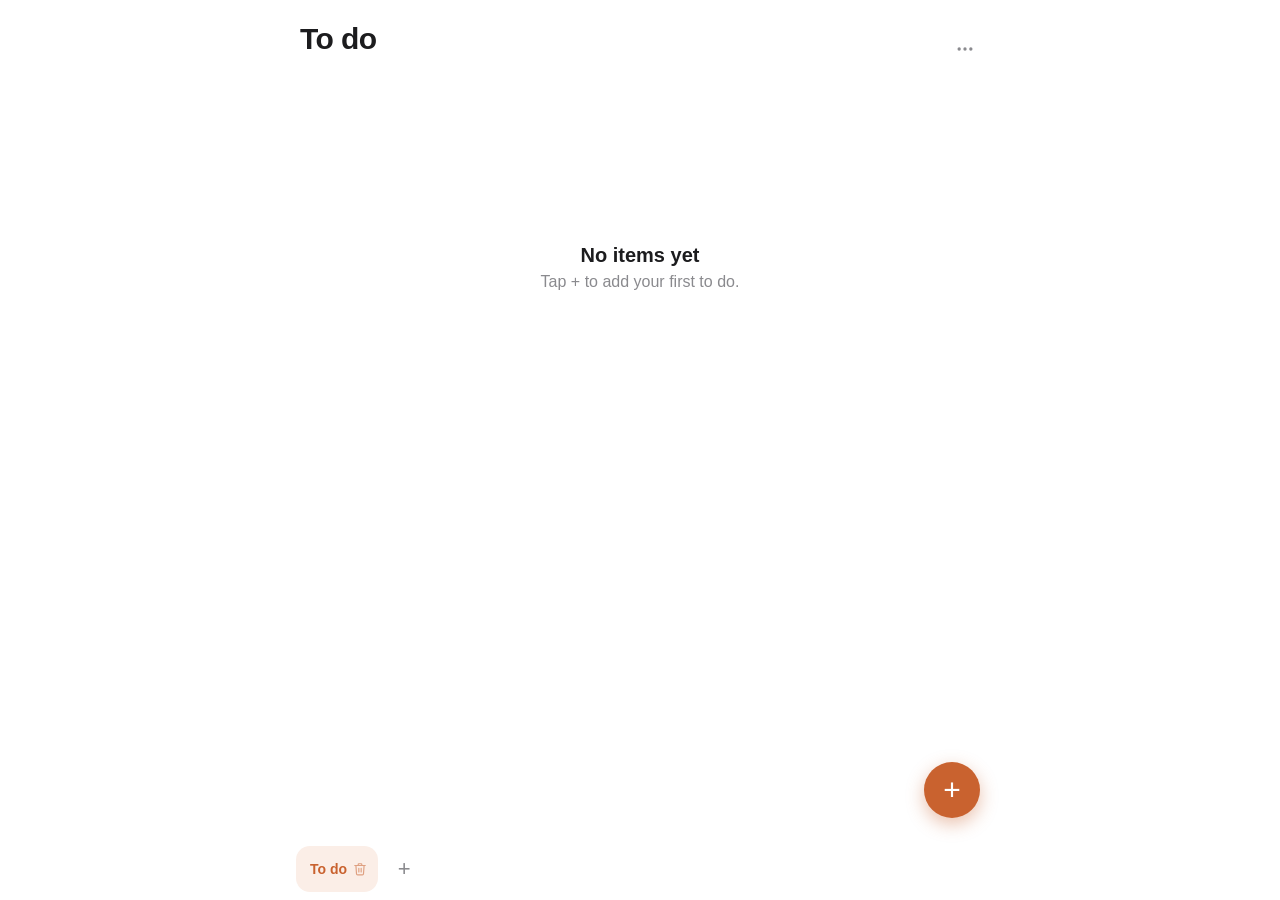
<file: notes-app.html>
<!DOCTYPE html>
<html lang="en">
<head>
<meta charset="UTF-8">
<meta name="viewport" content="width=device-width, initial-scale=1.0, maximum-scale=1.0, user-scalable=no, viewport-fit=cover">
<meta name="apple-mobile-web-app-capable" content="yes">
<meta name="apple-mobile-web-app-status-bar-style" content="default">
<meta name="apple-mobile-web-app-title" content="To do">
<meta name="theme-color" content="#ffffff">
<title>To do</title>
<link rel="apple-touch-icon" href="data:image/svg+xml,%3Csvg xmlns='http://www.w3.org/2000/svg' viewBox='0 0 180 180'%3E%3Crect width='180' height='180' rx='40' fill='%23c9622f'/%3E%3Crect x='48' y='52' width='84' height='10' rx='5' fill='%23fff'/%3E%3Crect x='48' y='82' width='84' height='10' rx='5' fill='%23fff'/%3E%3Crect x='48' y='112' width='54' height='10' rx='5' fill='%23fff'/%3E%3C/svg%3E">
<style>
  :root {
    --paper: #ffffff;
    --card: #ffffff;
    --ink: #1c1c1e;
    --ink-soft: #8a8a8e;
    --accent: #c9622f;
    --line: #e5e5ea;
    --shadow: 0 1px 3px rgba(0,0,0,0.06), 0 6px 20px rgba(0,0,0,0.05);
    --tabbar-h: 62px;
  }
  * { box-sizing: border-box; margin: 0; padding: 0; -webkit-tap-highlight-color: transparent; }
  html, body { height: 100%; }
  body {
    background: var(--paper);
    color: var(--ink);
    font-family: -apple-system, BlinkMacSystemFont, "Segoe UI", Roboto, sans-serif;
    padding: env(safe-area-inset-top) env(safe-area-inset-right) 0 env(safe-area-inset-left);
    overflow: hidden;
  }
  .app { max-width: 720px; margin: 0 auto; height: 100vh; height: 100dvh; display: flex; flex-direction: column; }

  /* ---- Header ---- */
  header {
    padding: 22px 20px 14px;
    display: flex; align-items: baseline; justify-content: space-between;
  }
  header h1 { font-size: 30px; font-weight: 700; letter-spacing: -0.02em; }
  header .count { color: var(--ink-soft); font-size: 14px; }
  .header-right { display: flex; align-items: center; gap: 10px; position: relative; }
  .menu-btn {
    border: none; background: none; cursor: pointer; color: var(--ink-soft);
    width: 30px; height: 30px; border-radius: 8px; display: flex; align-items: center; justify-content: center;
    transition: background .12s ease, color .12s ease;
  }
  .menu-btn:hover { background: #f2f2f7; color: var(--ink); }
  .menu-btn svg { width: 20px; height: 20px; }
  .menu {
    position: absolute; top: 38px; right: 0; z-index: 20;
    background: #fff; border: 1px solid var(--line); border-radius: 12px;
    box-shadow: 0 6px 24px rgba(0,0,0,0.12); padding: 6px; min-width: 180px;
    display: flex; flex-direction: column; gap: 2px;
  }
  .menu[hidden] { display: none; }
  .menu button {
    border: none; background: none; cursor: pointer; text-align: left;
    font-family: inherit; font-size: 14px; color: var(--ink);
    padding: 9px 12px; border-radius: 8px;
  }
  .menu button:hover { background: #f2f2f7; }

  /* ---- Item list ---- */
  .list { flex: 1; overflow-y: auto; padding: 4px 20px calc(var(--tabbar-h) + 90px); -webkit-overflow-scrolling: touch; }
  .note-row { display: flex; align-items: center; gap: 6px; margin-bottom: 6px; }
  .note-row .note-card { flex: 1; margin-bottom: 0; }
  .note-card {
    background: var(--card); border: 1px solid var(--line); border-radius: 12px;
    height: 46px; padding: 0 14px; box-shadow: var(--shadow);
    display: flex; align-items: center; gap: 12px;
  }
  .note-card .card-text { flex: 1; min-width: 0; }
  .note-card .title {
    font-size: 14px; font-weight: 500; color: var(--ink);
    width: 100%; border: none; background: none; outline: none;
    font-family: inherit; padding: 1px 0;
  }
  .note-card .title::placeholder { color: var(--ink-soft); }
  .note-card.done { background: #f4fbf6; border-color: #e0f0e5; }
  .note-card.done .title { background: none; }
  /* Brief highlight so the eye can follow an item to its new position */
  @keyframes justMoved {
    0%   { box-shadow: 0 0 0 2px var(--accent), var(--shadow); background: #fff6f0; }
    100% { box-shadow: var(--shadow); }
  }
  .note-card.just-moved { animation: justMoved 1.4s ease-out; }
  .note-card.done.just-moved { animation: justMoved 1.4s ease-out; }

  /* ---- Toggles ---- */
  .toggles { display: flex; gap: 8px; flex-wrap: wrap; }
  .toggles.card-toggles { flex-direction: row; align-items: center; gap: 8px; flex-shrink: 0; flex-wrap: nowrap; }
  .seg { display: inline-flex; }
  .seg button {
    border: none; cursor: pointer; padding: 0;
    width: 26px; height: 26px; border-radius: 50%;
    display: flex; align-items: center; justify-content: center;
    background: #f2f2f7; color: #b8b8bf;
    transition: background .12s ease, color .12s ease, box-shadow .12s ease;
  }
  .seg button svg { width: 15px; height: 15px; display: block; }
  /* Selected states: colored icon on a light tint of the same color */
  .seg button.on[data-val="none"]      { background: #f2f2f7; border: 1.5px solid #c9c9ce; color: transparent; }
  .seg button.on[data-val="urgent"]    { background: #fdf0dd; color: #e08000; }  /* orange, timer */
  .seg button.on[data-val="important"] { background: #fdf0dd; color: #e08000; }  /* orange, star */
  .seg button.on[data-val="urgent_important"] { background: #fbe5e5; color: #d13030; }  /* red, exclamation */
  .seg button.on[data-val="action"]    { background: #e4eefb; color: #2f7bd9; }  /* blue, exclamation */
  .seg button.on[data-val="awaiting"]  { background: #fdf0dd; color: #e08000; }  /* orange, question */
  .seg button.on[data-val="done"]      { background: #e3f5e9; color: #2a8c46; }  /* green, check */
  /* On list cards, show only the selected option (collapsed state) */
  .card-toggles .seg button { display: none; }
  .card-toggles .seg button.on { display: flex; }
  /* Expanded state: reveal all options as a row of circles */
  .card-toggles .seg.expanded {
    background: #fff; border: 1px solid var(--line); border-radius: 999px;
    padding: 3px; gap: 3px; box-shadow: 0 2px 10px rgba(0,0,0,0.10);
  }
  .card-toggles .seg.expanded button { display: flex; }
  /* In the expanded row, every option shows in its own colour */
  .card-toggles .seg.expanded button[data-val="none"]      { background: #f2f2f7; border: 1.5px solid #c9c9ce; color: transparent; }
  .card-toggles .seg.expanded button[data-val="urgent"]    { background: #fdf0dd; color: #e08000; }
  .card-toggles .seg.expanded button[data-val="important"] { background: #fdf0dd; color: #e08000; }
  .card-toggles .seg.expanded button[data-val="urgent_important"] { background: #fbe5e5; color: #d13030; }
  .card-toggles .seg.expanded button[data-val="action"]    { background: #e4eefb; color: #2f7bd9; }
  .card-toggles .seg.expanded button[data-val="awaiting"]  { background: #fdf0dd; color: #e08000; }
  .card-toggles .seg.expanded button[data-val="done"]      { background: #e3f5e9; color: #2a8c46; }
  /* Ring the currently-selected option so it stands out from the choices */
  .card-toggles .seg.expanded button.on { box-shadow: 0 0 0 2px #b8b8bf; }
  .card-toggles .seg.expanded button:active { transform: scale(0.9); }

  .del-btn {
    flex-shrink: 0; width: 26px; height: 26px; border: none; background: none;
    cursor: pointer; color: #c9c9ce; border-radius: 8px;
    display: flex; align-items: center; justify-content: center;
    transition: background .12s ease, color .12s ease, opacity .12s ease;
    opacity: 0.55;
  }
  .del-btn:hover { color: #d13030; opacity: 1; }
  .del-btn:active { transform: scale(0.9); }
  .del-btn svg { width: 17px; height: 17px; }
  .del-btn.confirming {
    width: auto; padding: 0 10px; height: 26px; opacity: 1;
    color: #fff; background: #d13030; font-family: inherit;
    font-size: 11px; font-weight: 700; text-transform: uppercase; letter-spacing: 0.03em;
  }
  .del-btn.confirming svg { display: none; }

  .empty { text-align: center; color: var(--ink-soft); margin-top: 18vh; padding: 0 40px; }
  .empty .big { font-size: 20px; color: var(--ink); margin-bottom: 6px; font-weight: 600; }

  /* ---- Add-item FAB ---- */
  .fab {
    position: fixed; bottom: calc(var(--tabbar-h) + 20px + env(safe-area-inset-bottom)); right: calc(50% - 360px + 20px);
    width: 56px; height: 56px; border-radius: 50%; border: none;
    background: var(--accent); color: #fff; font-size: 30px; line-height: 1;
    box-shadow: 0 6px 18px rgba(201,98,47,0.4); cursor: pointer; z-index: 5;
  }
  @media (max-width: 760px) { .fab { right: calc(20px + env(safe-area-inset-right)); } }
  .fab:active { transform: scale(0.94); }

  /* ---- Tab bar (bottom) ---- */
  .tabbar {
    flex-shrink: 0; display: flex; align-items: center; gap: 6px;
    height: calc(var(--tabbar-h) + env(safe-area-inset-bottom));
    padding: 8px 16px calc(8px + env(safe-area-inset-bottom));
    background: var(--paper);
    overflow-x: auto; -webkit-overflow-scrolling: touch;
  }
  .tabbar::-webkit-scrollbar { display: none; }
  .tab {
    flex-shrink: 0; display: flex; flex-direction: column; justify-content: center; gap: 5px;
    height: 46px; padding: 0 14px; border: none; cursor: pointer; border-radius: 14px;
    font-family: inherit; font-size: 14px; font-weight: 600; color: var(--ink-soft);
    background: none; white-space: nowrap; max-width: 220px;
    transition: background .12s ease, color .12s ease;
  }
  .tab:hover { color: var(--ink); }
  .tab .tab-top { display: flex; align-items: center; gap: 6px; }
  .tab .tab-name { overflow: hidden; text-overflow: ellipsis; max-width: 130px; }
  .tab .tab-count { font-size: 11px; font-weight: 600; color: var(--ink-soft); opacity: 0.85; }
  .tab.active { color: var(--accent); background: #fbeee7; }
  .tab.active .tab-count { color: var(--accent); }
  .tab input.tab-rename {
    font-family: inherit; font-size: 14px; font-weight: 600; color: var(--accent);
    border: none; outline: none; background: none; width: 110px;
  }
  /* Progress bar */
  .tab .tab-bar {
    display: flex; height: 4px; border-radius: 2px; overflow: hidden;
    background: #ececf0; width: 100%; min-width: 46px;
  }
  .tab .tab-bar.empty { background: #ececf0; }
  .tab .tab-bar .seg-done    { background: #34a853; }
  .tab .tab-bar .seg-action  { background: #2f7bd9; }
  .tab .tab-bar .seg-awaiting { background: #f5921b; }
  .tab-add {
    flex-shrink: 0; width: 40px; height: 40px; border: none; background: none; cursor: pointer;
    color: var(--ink-soft); font-size: 22px; line-height: 1; border-radius: 12px;
    display: flex; align-items: center; justify-content: center;
    transition: background .12s ease, color .12s ease;
  }
  .tab-add:hover { color: var(--accent); background: #f2f2f7; }
  .tab-add:active { transform: scale(0.92); }

  /* Delete affordance inside active tab */
  .tab .tab-del {
    border: none; background: none; cursor: pointer; color: var(--accent); opacity: 0.55;
    display: flex; align-items: center; padding: 0; margin-right: -3px; border-radius: 6px;
    transition: opacity .12s ease, color .12s ease;
  }
  .tab .tab-del:hover { color: #d13030; opacity: 1; }
  .tab .tab-del svg { width: 14px; height: 14px; }
</style>
</head>
<body>
<div class="app">
  <div id="listView" style="flex:1; display:flex; flex-direction:column; min-height:0;">
    <header>
      <h1 id="listName">To do</h1>
      <div class="header-right">
        <span class="count" id="count"></span>
        <button class="menu-btn" id="menuBtn" aria-label="Menu" title="Backup &amp; restore">
          <svg viewBox="0 0 24 24" fill="currentColor"><circle cx="5" cy="12" r="2"></circle><circle cx="12" cy="12" r="2"></circle><circle cx="19" cy="12" r="2"></circle></svg>
        </button>
        <div class="menu" id="menu" hidden>
          <button id="exportBtn">Export backup…</button>
          <button id="importBtn">Import backup…</button>
        </div>
      </div>
    </header>
    <div class="list" id="list"></div>
  </div>
  <input type="file" id="importFile" accept="application/json,.json" hidden>
  <button class="fab" id="newBtn" aria-label="New item">+</button>
  <div class="tabbar" id="tabbar"></div>
</div>

<script>
const store = {
  loadBoard() { try { return JSON.parse(localStorage.getItem('board') || 'null'); } catch { return null; } },
  saveBoard(b) { localStorage.setItem('board', JSON.stringify(b)); },
  loadLegacyNotes() { try { return JSON.parse(localStorage.getItem('notes') || 'null'); } catch { return null; } }
};

const $ = id => document.getElementById(id);
const list = $('list'), fab = $('newBtn'), tabbar = $('tabbar');

function uid() { return String(Date.now()) + Math.random().toString(36).slice(2, 6); }

// ---- Load or initialise the board ----
let board = store.loadBoard();
if (!board) {
  // Migrate any pre-existing single list of notes into the first tab
  const legacy = store.loadLegacyNotes();
  const firstId = uid();
  board = {
    activeId: firstId,
    lists: [{ id: firstId, name: 'To do', items: Array.isArray(legacy) ? legacy : [] }]
  };
  store.saveBoard(board);
}

// Normalise every item across every list
board.lists.forEach(l => {
  if (!l.name || !l.name.trim()) l.name = 'To do';
  l.items = l.items || [];
  l.items.forEach((n, i) => {
    if (!n.status) n.status = 'awaiting';
    if (!n.priority) n.priority = 'important';
    if (!n.created) n.created = (n.updated || Date.now()) + i;
  });
});
store.saveBoard(board);
if (!board.lists.some(l => l.id === board.activeId)) board.activeId = board.lists[0].id;

function activeList() { return board.lists.find(l => l.id === board.activeId) || board.lists[0]; }
function save() { store.saveBoard(board); }

const CYCLE = {
  status: ['action', 'awaiting', 'done'],
  priority: ['none', 'important', 'urgent', 'urgent_important']
};
const STATUS_LABEL = { awaiting: 'Awaiting', action: 'Action', done: 'Done' };
const PRIORITY_LABEL = { none: '-', urgent: 'Urgent', important: 'Important', urgent_important: 'Critical' };
// Inline SVG icons (white stroke/fill, sized to the circle). 'none' renders as an empty circle.
const ICONS = {
  none: '',
  urgent: '<svg viewBox="0 0 24 24" fill="none" stroke="currentColor" stroke-width="2.2" stroke-linecap="round" stroke-linejoin="round"><circle cx="12" cy="13" r="7"></circle><path d="M12 10v3l2 1.5"></path><path d="M9 2h6"></path></svg>',
  important: '<svg viewBox="0 0 24 24" fill="currentColor" stroke="none"><path d="M12 3.5l2.6 5.27 5.82.85-4.21 4.1.99 5.79L12 17.77l-5.2 2.73.99-5.79-4.21-4.1 5.82-.85z"></path></svg>',
  urgent_important: '<svg viewBox="0 0 24 24" fill="none" stroke="currentColor" stroke-width="2.6" stroke-linecap="round" stroke-linejoin="round"><path d="M12 6v8"></path><path d="M12 18h.01"></path></svg>',
  action: '<svg viewBox="0 0 24 24" fill="none" stroke="currentColor" stroke-width="2.6" stroke-linecap="round" stroke-linejoin="round"><path d="M12 6v8"></path><path d="M12 18h.01"></path></svg>',
  awaiting: '<svg viewBox="0 0 24 24" fill="none" stroke="currentColor" stroke-width="2.4" stroke-linecap="round" stroke-linejoin="round"><path d="M9 9a3 3 0 1 1 4.5 2.6c-.9.5-1.5 1.2-1.5 2.4"></path><path d="M12 18h.01"></path></svg>',
  done: '<svg viewBox="0 0 24 24" fill="none" stroke="currentColor" stroke-width="2.6" stroke-linecap="round" stroke-linejoin="round"><path d="M5 12.5l4.5 4.5L19 7"></path></svg>'
};
const TRASH_SVG = '<svg viewBox="0 0 24 24" fill="none" stroke="currentColor" stroke-width="2" stroke-linecap="round" stroke-linejoin="round"><polyline points="3 6 5 6 21 6"></polyline><path d="M19 6l-1 14a2 2 0 0 1-2 2H8a2 2 0 0 1-2-2L5 6"></path><path d="M10 11v6M14 11v6"></path><path d="M9 6V4a1 1 0 0 1 1-1h4a1 1 0 0 1 1 1v2"></path></svg>';

function esc(s) { const d = document.createElement('div'); d.textContent = s; return d.innerHTML; }

function segButtons(kind, current, labels) {
  return CYCLE[kind].map(val =>
    `<button data-val="${val}" class="${current === val ? 'on' : ''}" title="${esc(labels[val])}" aria-label="${esc(labels[val])}">${ICONS[val] || ''}</button>`
  ).join('');
}
function cardToggles(n) {
  return `<div class="toggles card-toggles">
    <div class="seg priority" data-kind="priority">${segButtons('priority', n.priority, PRIORITY_LABEL)}</div>
    <div class="seg status" data-kind="status">${segButtons('status', n.status, STATUS_LABEL)}</div>
  </div>`;
}

// ================= Item list =================
function renderList() {
  const l = activeList();
  const notes = l.items;
  $('listName').textContent = l.name || 'Untitled';

  const PRIORITY_RANK = { urgent_important: 0, urgent: 1, important: 2, none: 3 };
  const STATUS_RANK = { done: 0, action: 1, awaiting: 2 };
  const sorted = [...notes].sort((a, b) => {
    const aDone = a.status === 'done' ? 0 : 1;
    const bDone = b.status === 'done' ? 0 : 1;
    if (aDone !== bDone) return aDone - bDone;
    const p = PRIORITY_RANK[a.priority] - PRIORITY_RANK[b.priority];
    if (p !== 0) return p;
    const s = STATUS_RANK[a.status] - STATUS_RANK[b.status];
    if (s !== 0) return s;
    return a.created - b.created;
  });
  $('count').textContent = notes.length ? `${notes.length} item${notes.length > 1 ? 's' : ''}` : '';

  if (!sorted.length) {
    list.innerHTML = `<div class="empty">
      <div class="big">No items yet</div>
      <div>Tap + to add your first to do.</div>
    </div>`;
    return;
  }
  list.innerHTML = sorted.map(n => `
    <div class="note-row">
      <div class="note-card${n.status === 'done' ? ' done' : ''}" data-id="${n.id}">
        <div class="card-text">
          <input class="title" type="text" value="${esc(n.title || '')}" placeholder="New item" data-id="${n.id}">
        </div>
        ${cardToggles(n)}
      </div>
      <button class="del-btn" data-id="${n.id}" aria-label="Delete item" title="Delete">${TRASH_SVG}</button>
    </div>`).join('');

  list.querySelectorAll('input.title').forEach(inp => {
    inp.addEventListener('input', () => setTitle(inp.dataset.id, inp.value));
    inp.addEventListener('keydown', e => {
      if (e.key === 'Enter') { e.preventDefault(); newNote(); }
    });
  });
  list.querySelectorAll('.seg button').forEach(btn => {
    btn.addEventListener('click', e => {
      e.stopPropagation();
      const seg = btn.closest('.seg');
      const id = btn.closest('.note-card').dataset.id;
      const kind = seg.dataset.kind;
      if (!seg.classList.contains('expanded')) {
        // First tap on the collapsed icon: open the option row
        expandSeg(seg);
      } else {
        // Tap on an option: apply it, collapse, re-sort, highlight
        setField(id, kind, btn.dataset.val);
      }
    });
  });
  list.querySelectorAll('.del-btn').forEach(btn => {
    btn.addEventListener('click', e => {
      e.stopPropagation();
      if (btn.classList.contains('confirming')) deleteItem(btn.dataset.id);
      else armDelete(btn);
    });
  });

  // Highlight the item that just moved, so the eye can follow it
  if (justMovedId) {
    const moved = list.querySelector(`.note-card[data-id="${justMovedId}"]`);
    if (moved) {
      moved.classList.add('just-moved');
      moved.closest('.note-row').scrollIntoView({ block: 'nearest', behavior: 'smooth' });
      moved.addEventListener('animationend', () => moved.classList.remove('just-moved'), { once: true });
    }
    justMovedId = null;
  }
}

// ---- Two-step delete for items ----
let armedBtn = null, armTimer = null;
function armDelete(btn) {
  disarmDelete();
  btn.classList.add('confirming');
  btn.textContent = 'Delete?';
  armedBtn = btn;
  armTimer = setTimeout(disarmDelete, 3000);
}
function disarmDelete() {
  clearTimeout(armTimer);
  if (armedBtn && armedBtn.isConnected) {
    armedBtn.classList.remove('confirming');
    armedBtn.innerHTML = TRASH_SVG;
  }
  armedBtn = null;
}
document.addEventListener('click', e => {
  if (armedBtn && !e.target.closest('.del-btn')) disarmDelete();
});

function deleteItem(id) {
  disarmDelete();
  const l = activeList();
  l.items = l.items.filter(x => x.id !== id);
  save();
  renderList();
  renderTabs();
}
function setTitle(id, val) {
  const n = activeList().items.find(x => x.id === id);
  if (!n) return;
  n.title = val; n.updated = Date.now(); save();
}
let expandedSeg = null;
function expandSeg(seg) {
  collapseSegs();
  seg.classList.add('expanded');
  expandedSeg = seg;
}
function collapseSegs() {
  if (expandedSeg && expandedSeg.isConnected) expandedSeg.classList.remove('expanded');
  expandedSeg = null;
}
// Tapping anywhere else closes an open option row
document.addEventListener('click', e => {
  if (expandedSeg && !e.target.closest('.seg.expanded')) collapseSegs();
});

let justMovedId = null;
function setField(id, kind, val) {
  const n = activeList().items.find(x => x.id === id);
  if (!n) return;
  collapseSegs();
  if (n[kind] === val) return; // no change; just close
  n[kind] = val;
  n.updated = Date.now();
  save();
  justMovedId = id;           // remember which row to highlight after re-sort
  renderList();
  renderTabs();
}
function newNote() {
  const now = Date.now();
  const n = { id: uid(), title: '', updated: now, created: now, status: 'action', priority: 'none' };
  activeList().items.push(n);
  save();
  renderList();
  renderTabs();
  const inp = list.querySelector(`input.title[data-id="${n.id}"]`);
  if (inp) { inp.focus(); inp.closest('.note-row').scrollIntoView({ block: 'center', behavior: 'smooth' }); }
}

// ================= Tabs =================
function renderTabs() {
  tabbar.innerHTML = board.lists.map(l => {
    const active = l.id === board.activeId;
    const items = l.items || [];
    const total = items.length;
    const done = items.filter(i => i.status === 'done').length;
    const action = items.filter(i => i.status === 'action').length;
    const awaiting = items.filter(i => i.status === 'awaiting').length;
    const pct = total ? (n => (n / total * 100).toFixed(2)) : () => 0;
    const bar = total
      ? `<span class="tab-bar">
           <span class="seg-done" style="width:${pct(done)}%"></span>
           <span class="seg-action" style="width:${pct(action)}%"></span>
           <span class="seg-awaiting" style="width:${pct(awaiting)}%"></span>
         </span>`
      : '';
    return `<button class="tab${active ? ' active' : ''}${total ? '' : ' no-items'}" data-id="${l.id}">
      <span class="tab-top">
        <span class="tab-name">${esc(l.name || 'To do')}</span>
        ${total ? `<span class="tab-count">${done}/${total}</span>` : ''}
        ${active ? `<span class="tab-del" data-id="${l.id}" title="Delete list" aria-label="Delete list">${TRASH_SVG}</span>` : ''}
      </span>
      ${bar}
    </button>`;
  }).join('') + `<button class="tab-add" id="tabAdd" aria-label="New list" title="New list">+</button>`;

  tabbar.querySelectorAll('.tab').forEach(tab => {
    const id = tab.dataset.id;
    // Single tap: switch. Tap on already-active tab name: rename.
    tab.querySelector('.tab-name').addEventListener('click', e => {
      e.stopPropagation();
      if (id === board.activeId) startRename(tab, id);
      else switchTo(id);
    });
    tab.addEventListener('click', () => { if (id !== board.activeId) switchTo(id); });
    const del = tab.querySelector('.tab-del');
    if (del) del.addEventListener('click', e => { e.stopPropagation(); confirmDeleteList(id); });
  });
  $('tabAdd').addEventListener('click', addList);

  // Bring the active tab into view by scrolling ONLY the tab bar horizontally.
  // (scrollIntoView would scroll ancestor containers too, causing layout jumps on mobile.)
  const activeTab = tabbar.querySelector('.tab.active');
  if (activeTab) {
    const barRect = tabbar.getBoundingClientRect();
    const tabRect = activeTab.getBoundingClientRect();
    if (tabRect.left < barRect.left) {
      tabbar.scrollLeft += tabRect.left - barRect.left - 12;
    } else if (tabRect.right > barRect.right) {
      tabbar.scrollLeft += tabRect.right - barRect.right + 12;
    }
  }
}

function switchTo(id) {
  board.activeId = id; save();
  renderList(); renderTabs();
}

function addList() {
  const l = { id: uid(), name: 'New list', items: [] };
  board.lists.push(l);
  board.activeId = l.id;
  save();
  renderList(); renderTabs();
}

function startRename(tab, id) {
  const l = board.lists.find(x => x.id === id);
  if (!l) return;
  const nameEl = tab.querySelector('.tab-name');
  const input = document.createElement('input');
  input.className = 'tab-rename';
  input.type = 'text';
  input.value = l.name || '';
  nameEl.replaceWith(input);
  input.focus(); input.select();
  const commit = () => {
    const v = input.value.trim();
    l.name = v || 'To do';
    save();
    renderList(); renderTabs();
  };
  input.addEventListener('blur', commit);
  input.addEventListener('keydown', e => {
    if (e.key === 'Enter') input.blur();
    if (e.key === 'Escape') { input.value = l.name || ''; input.blur(); }
  });
}

function confirmDeleteList(id) {
  const l = board.lists.find(x => x.id === id);
  if (!l) return;
  if (board.lists.length === 1) {
    alert('This is your only list — create another before deleting this one.');
    return;
  }
  const count = l.items.length;
  const msg = count
    ? `Delete the list "${l.name}" and its ${count} item${count > 1 ? 's' : ''}? This can't be undone.`
    : `Delete the empty list "${l.name}"?`;
  if (!confirm(msg)) return;
  const idx = board.lists.findIndex(x => x.id === id);
  board.lists = board.lists.filter(x => x.id !== id);
  // pick a neighbouring tab to activate
  const next = board.lists[Math.max(0, idx - 1)];
  board.activeId = next.id;
  save();
  renderList(); renderTabs();
}

// ================= Backup: export / import =================
const menu = $('menu'), menuBtn = $('menuBtn'), importFile = $('importFile');

menuBtn.addEventListener('click', e => {
  e.stopPropagation();
  menu.hidden = !menu.hidden;
});
document.addEventListener('click', e => {
  if (!menu.hidden && !e.target.closest('.header-right')) menu.hidden = true;
});

function pad(n) { return String(n).padStart(2, '0'); }
function exportBackup() {
  menu.hidden = true;
  const payload = { app: 'todo', version: 1, exportedAt: new Date().toISOString(), board };
  const blob = new Blob([JSON.stringify(payload, null, 2)], { type: 'application/json' });
  const url = URL.createObjectURL(blob);
  const d = new Date();
  const name = `todo-backup-${d.getFullYear()}-${pad(d.getMonth() + 1)}-${pad(d.getDate())}.json`;
  const a = document.createElement('a');
  a.href = url; a.download = name;
  document.body.appendChild(a); a.click(); a.remove();
  setTimeout(() => URL.revokeObjectURL(url), 1000);
}

function importBackup() {
  menu.hidden = true;
  importFile.value = ''; // allow re-importing the same file name
  importFile.click();
}
importFile.addEventListener('change', () => {
  const file = importFile.files && importFile.files[0];
  if (!file) return;
  const reader = new FileReader();
  reader.onload = () => {
    let data;
    try { data = JSON.parse(reader.result); } catch { alert('That file isn\u2019t a valid backup.'); return; }
    const incoming = data && data.board ? data.board : data; // accept raw board too
    if (!incoming || !Array.isArray(incoming.lists)) { alert('That file isn\u2019t a recognised To do backup.'); return; }
    const listCount = incoming.lists.length;
    const itemCount = incoming.lists.reduce((s, l) => s + ((l.items && l.items.length) || 0), 0);
    if (!confirm(`Import ${listCount} list${listCount !== 1 ? 's' : ''} with ${itemCount} item${itemCount !== 1 ? 's' : ''}?\n\nThis replaces everything currently on this device.`)) return;
    board = incoming;
    // normalise imported data
    board.lists.forEach(l => {
      l.items = l.items || [];
      l.items.forEach((n, i) => {
        if (!n.id) n.id = uid();
        if (!n.status) n.status = 'action';
        if (!n.priority) n.priority = 'none';
        if (!n.created) n.created = (n.updated || Date.now()) + i;
      });
    });
    if (!board.lists.length) { const fid = uid(); board.lists = [{ id: fid, name: 'To do', items: [] }]; board.activeId = fid; }
    if (!board.lists.some(l => l.id === board.activeId)) board.activeId = board.lists[0].id;
    save();
    renderList(); renderTabs();
  };
  reader.readAsText(file);
});

$('exportBtn').addEventListener('click', exportBackup);
$('importBtn').addEventListener('click', importBackup);

fab.addEventListener('click', newNote);
renderList();
renderTabs();
</script>
</body>
</html>
</file>
